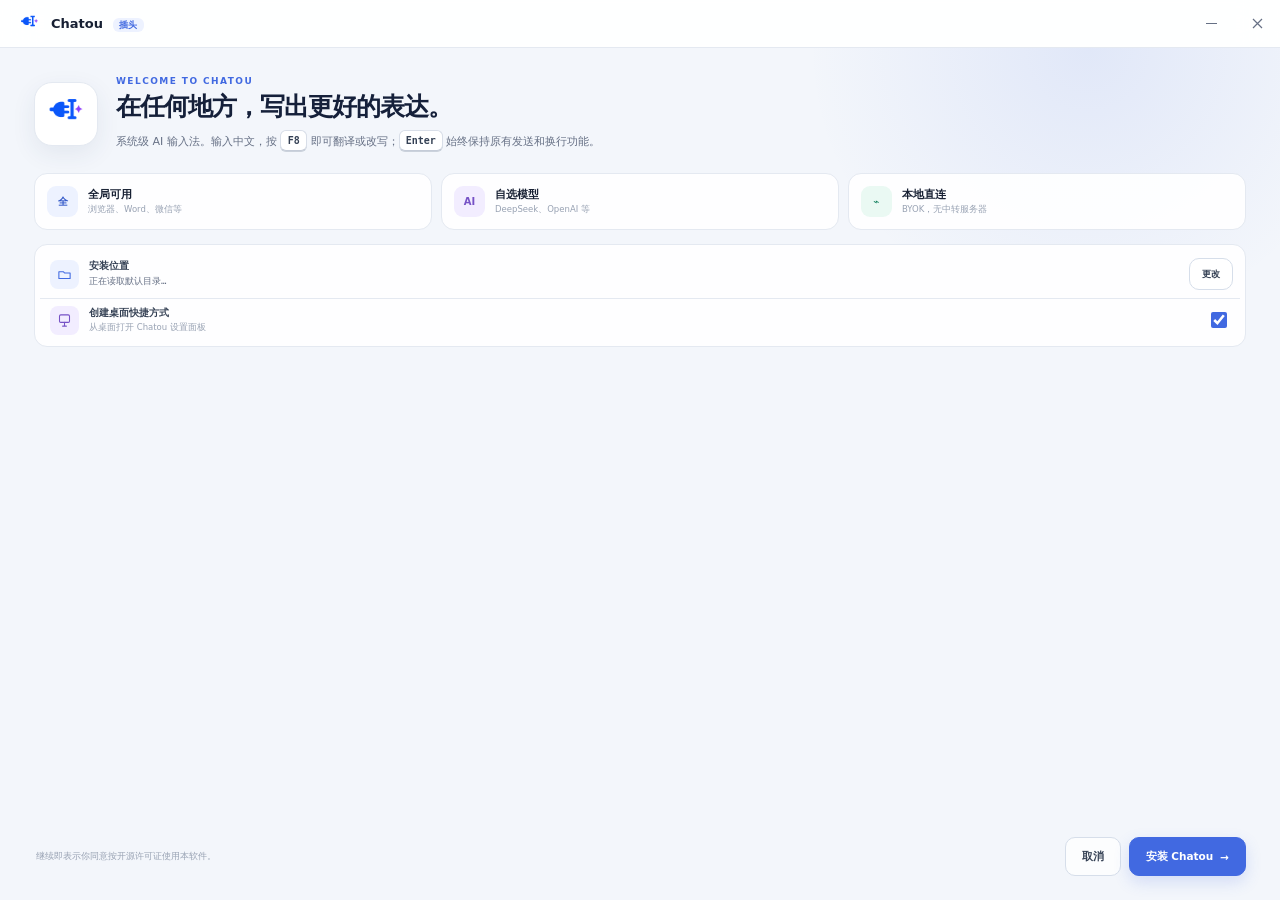
<file: tools/ta-installer/ui/index.html>
<!doctype html>
<html lang="zh-CN">
<head>
<meta charset="utf-8" />
<meta name="viewport" content="width=device-width, initial-scale=1" />
<title>Chatou 安装</title>
<link rel="icon" type="image/png" href="chatou.png" />
<link rel="stylesheet" href="style.css" />
</head>
<body>
<header class="titlebar">
  <div class="title">
    <span class="logo" aria-hidden="true"></span>
    <span class="brand">Chatou <em>插头</em></span>
  </div>
  <div class="window-controls" aria-label="窗口控制">
    <button class="wc" id="wcMin" type="button" aria-label="最小化"><svg width="11" height="1" viewBox="0 0 11 1"><rect width="11" height="1" fill="currentColor"/></svg></button>
    <button class="wc wc-close" id="wcClose" type="button" aria-label="关闭"><svg width="11" height="11" viewBox="0 0 11 11"><path d="M1 1 L10 10 M10 1 L1 10" stroke="currentColor" stroke-width="1.2" fill="none"/></svg></button>
  </div>
</header>

<main>
  <section class="page" id="page-welcome">
    <div class="hero">
      <div class="hero-mark"><img src="chatou.png" alt="" /></div>
      <div class="hero-copy">
        <p class="eyebrow">WELCOME TO CHATOU</p>
        <h1>在任何地方，写出更好的表达。</h1>
        <p class="sub">系统级 AI 输入法。输入中文，按 <kbd>F8</kbd> 即可翻译或改写；<kbd>Enter</kbd> 始终保持原有发送和换行功能。</p>
      </div>
    </div>

    <div class="feature-row">
      <div class="feature"><span class="feature-icon blue">全</span><div><strong>全局可用</strong><small>浏览器、Word、微信等</small></div></div>
      <div class="feature"><span class="feature-icon violet">AI</span><div><strong>自选模型</strong><small>DeepSeek、OpenAI 等</small></div></div>
      <div class="feature"><span class="feature-icon green">⌁</span><div><strong>本地直连</strong><small>BYOK，无中转服务器</small></div></div>
    </div>

    <div class="install-card">
      <div class="install-dir-row">
        <span class="folder-icon" aria-hidden="true"><svg viewBox="0 0 24 24"><path d="M3 7.5h7l2 2h9v9H3z"/></svg></span>
        <div class="install-dir-copy"><span class="install-dir-label">安装位置</span><span class="install-dir-path" id="installDirPath" title="">正在读取默认目录…</span></div>
        <button class="btn ghost btn-tiny" id="btnPickDir" type="button">更改</button>
      </div>
      <label class="desktop-shortcut-row">
        <span class="shortcut-icon" aria-hidden="true"><svg viewBox="0 0 24 24"><rect x="4" y="3" width="16" height="12" rx="2"/><path d="M9 21h6M12 15v6"/></svg></span>
        <span class="shortcut-copy"><strong>创建桌面快捷方式</strong><small>从桌面打开 Chatou 设置面板</small></span>
        <input id="createDesktopShortcut" type="checkbox" checked />
      </label>
    </div>

    <div class="actions">
      <p class="legal-inline">继续即表示你同意按开源许可证使用本软件。</p>
      <button class="btn ghost" id="btnCancel" type="button">取消</button>
      <button class="btn primary" id="btnStart" type="button">安装 Chatou <span>→</span></button>
    </div>
  </section>

  <section class="page centered" id="page-uninstall-welcome" hidden>
    <div class="state-icon danger">×</div>
    <p class="eyebrow">UNINSTALL</p>
    <h1>卸载 Chatou？</h1>
    <p class="sub">默认彻底清除应用、输入法注册、缓存、用户字典与模型配置。</p>
    <label class="uninstall-option">
      <input id="keepUserData" type="checkbox" />
      <span><strong>保留个人数据</strong><small>保留用户字典和模型配置，方便以后重新安装</small></span>
    </label>
    <div class="notice">正在使用的输入法文件将在重启 Windows 后自动删除。</div>
    <div class="actions centered-actions">
      <button class="btn ghost" id="btnUninstCancel" type="button">取消</button>
      <button class="btn danger-btn" id="btnUninstStart" type="button">确认卸载</button>
    </div>
  </section>

  <section class="page centered" id="page-progress" hidden>
    <div class="state-icon progress-icon"><span></span></div>
    <p class="eyebrow">SETTING THINGS UP</p>
    <h1>正在准备 Chatou</h1>
    <p class="sub" id="progressMsg">准备文件…</p>
    <div class="progressbar"><div class="bar" id="bar"></div></div>
    <ul class="log" id="log"></ul>
  </section>

  <section class="page centered" id="page-done" hidden>
    <div class="state-icon success">✓</div>
    <p class="eyebrow">READY TO TYPE</p>
    <h1>安装完成。</h1>
    <p class="sub">下一步填入 API Key。默认支持 DeepSeek，也可以连接 OpenAI、Moonshot、Ollama 等兼容服务。</p>
    <div class="notice"><kbd>Win</kbd> + <kbd>Space</kbd> 切换输入法，输入中文后按 <kbd>F8</kbd>。</div>
    <div class="actions centered-actions">
      <button class="btn ghost" id="btnSkip" type="button">稍后配置</button>
      <button class="btn primary" id="btnOpenModel" type="button">配置模型 <span>→</span></button>
    </div>
  </section>

  <section class="page centered" id="page-done-reboot" hidden>
    <div class="state-icon reboot">↻</div>
    <p class="eyebrow">RESTART REQUIRED</p>
    <h1>安装完成，需要重启。</h1>
    <p class="sub">部分旧文件正在使用中，新版本已排队替换。重启 Windows 后会自动生效。</p>
    <div class="notice" id="rebootNotice">不重启仍可使用旧版，但新功能需要重启后加载。</div>
    <div class="actions centered-actions">
      <button class="btn ghost" id="btnRebootLater" type="button">稍后重启</button>
      <button class="btn primary" id="btnRebootNow" type="button">立即重启</button>
    </div>
  </section>
</main>

<div id="toast" class="toast" hidden></div>
<script src="app.js"></script>
</body>
</html>
</file>
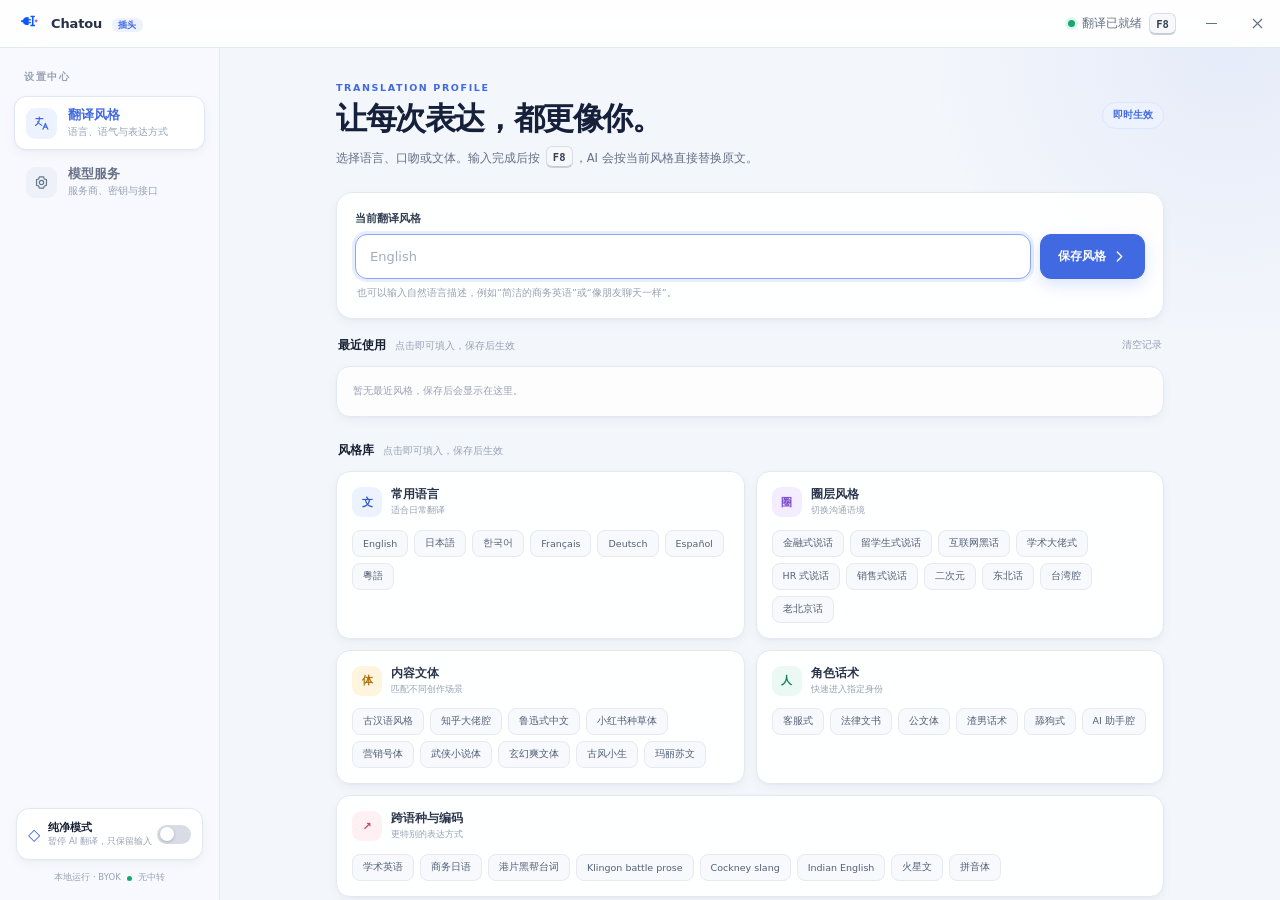
<file: tools/ta-settings/ui/index.html>
<!doctype html>
<html lang="zh-CN">
<head>
<meta charset="utf-8" />
<meta name="viewport" content="width=device-width, initial-scale=1" />
<title>Chatou 插头</title>
<link rel="icon" type="image/png" href="chatou.png" />
<link rel="stylesheet" href="style.css" />
</head>
<body>

<header class="titlebar">
  <div class="title">
    <span class="logo" aria-hidden="true"></span>
    <span class="brand">Chatou <em>插头</em></span>
  </div>
  <div class="titlebar-status" id="runtimeStatus" aria-label="翻译快捷键">
    <span class="status-dot"></span>
    <span id="runtimeStatusText">翻译已就绪</span>
    <kbd>F8</kbd>
  </div>
  <div class="window-controls" aria-label="窗口控制">
    <button class="wc wc-min" id="wcMin" type="button" aria-label="最小化">
      <svg width="11" height="1" viewBox="0 0 11 1"><rect width="11" height="1" fill="currentColor"/></svg>
    </button>
    <button class="wc wc-close" id="wcClose" type="button" aria-label="关闭">
      <svg width="11" height="11" viewBox="0 0 11 11"><path d="M1 1 L10 10 M10 1 L1 10" stroke="currentColor" stroke-width="1.2" fill="none"/></svg>
    </button>
  </div>
</header>

<div class="app-shell">
  <aside class="sidebar">
    <div class="sidebar-heading">设置中心</div>
    <nav class="page-tabs" aria-label="设置页面">
      <button class="page-tab" data-page="lang" type="button">
        <span class="nav-icon" aria-hidden="true">
          <svg viewBox="0 0 24 24"><path d="M4 5h10M9 3v2c0 4.2-2.2 7.7-5.5 9.8M6.5 9.5c1.4 2.1 3.4 3.8 5.8 5M14 20l3.5-8 3.5 8M15.2 17h4.6"/></svg>
        </span>
        <span><strong>翻译风格</strong><small>语言、语气与表达方式</small></span>
      </button>
      <button class="page-tab" data-page="model" type="button">
        <span class="nav-icon" aria-hidden="true">
          <svg viewBox="0 0 24 24"><path d="M9 4h6l1 3 3 1v8l-3 1-1 3H9l-1-3-3-1V8l3-1 1-3Z"/><circle cx="12" cy="12" r="3"/></svg>
        </span>
        <span><strong>模型服务</strong><small>服务商、密钥与接口</small></span>
      </button>
    </nav>

    <div class="sidebar-spacer"></div>

    <section class="mode-card">
      <div class="mode-copy">
        <span class="mode-icon" aria-hidden="true">◇</span>
        <span><strong>纯净模式</strong><small>暂停 AI 翻译，只保留输入</small></span>
      </div>
      <label class="pure-toggle" id="pureToggleWrap" title="开启后只输出原始中文，并停用 F8 翻译">
        <input type="checkbox" id="pureToggle" />
        <span class="pure-toggle-slider" aria-hidden="true"></span>
      </label>
    </section>

    <div class="sidebar-meta">
      <span>本地运行 · BYOK</span>
      <span class="privacy-dot"></span>
      <span>无中转</span>
    </div>
  </aside>

  <main>
    <section class="page" id="page-lang">
      <div class="page-heading">
        <div>
          <p class="eyebrow">TRANSLATION PROFILE</p>
          <h1>让每次表达，都更像你。</h1>
          <p class="sub">选择语言、口吻或文体。输入完成后按 <kbd>F8</kbd>，AI 会按当前风格直接替换原文。</p>
        </div>
        <span class="page-badge">即时生效</span>
      </div>

      <section class="command-card">
        <label for="langInput">当前翻译风格</label>
        <div class="input-wrap">
          <input id="langInput" type="text" placeholder="English" autofocus />
          <button id="langSave" class="btn primary" type="button">
            <span>保存风格</span>
            <svg viewBox="0 0 20 20" aria-hidden="true"><path d="m7 4 6 6-6 6"/></svg>
          </button>
        </div>
        <p class="field-help">也可以输入自然语言描述，例如“简洁的商务英语”或“像朋友聊天一样”。</p>
      </section>

      <section class="recent-section" id="recentSection">
        <div class="section-title recent-title">
          <div><span>最近使用</span><small>点击即可填入，保存后生效</small></div>
          <button id="clearRecent" class="text-button" type="button">清空记录</button>
        </div>
        <div class="recent-card">
          <div class="recent-empty" id="recentEmpty">暂无最近风格，保存后会显示在这里。</div>
          <div class="chips recent-chips" id="recentChips" hidden></div>
        </div>
      </section>

      <div class="section-title">
        <div><span>风格库</span><small>点击即可填入，保存后生效</small></div>
      </div>

      <div class="style-grid">
        <section class="style-card category">
          <div class="style-card-head"><span class="category-icon blue">文</span><div><h3>常用语言</h3><p>适合日常翻译</p></div></div>
          <div class="chips" data-group="lang" data-category="A">
            <button class="chip">English</button>
            <button class="chip">日本語</button>
            <button class="chip">한국어</button>
            <button class="chip">Français</button>
            <button class="chip">Deutsch</button>
            <button class="chip">Español</button>
            <button class="chip">粵語</button>
          </div>
        </section>

        <section class="style-card category">
          <div class="style-card-head"><span class="category-icon violet">圈</span><div><h3>圈层风格</h3><p>切换沟通语境</p></div></div>
          <div class="chips" data-group="clique" data-category="B">
            <button class="chip">金融式说话</button>
            <button class="chip">留学生式说话</button>
            <button class="chip">互联网黑话</button>
            <button class="chip">学术大佬式</button>
            <button class="chip">HR 式说话</button>
            <button class="chip">销售式说话</button>
            <button class="chip">二次元</button>
            <button class="chip">东北话</button>
            <button class="chip">台湾腔</button>
            <button class="chip">老北京话</button>
          </div>
        </section>

        <section class="style-card category">
          <div class="style-card-head"><span class="category-icon amber">体</span><div><h3>内容文体</h3><p>匹配不同创作场景</p></div></div>
          <div class="chips" data-group="medium" data-category="B">
            <button class="chip">古汉语风格</button>
            <button class="chip">知乎大佬腔</button>
            <button class="chip">鲁迅式中文</button>
            <button class="chip">小红书种草体</button>
            <button class="chip">营销号体</button>
            <button class="chip">武侠小说体</button>
            <button class="chip">玄幻爽文体</button>
            <button class="chip">古风小生</button>
            <button class="chip">玛丽苏文</button>
          </div>
        </section>

        <section class="style-card category">
          <div class="style-card-head"><span class="category-icon green">人</span><div><h3>角色话术</h3><p>快速进入指定身份</p></div></div>
          <div class="chips" data-group="persona" data-category="B">
            <button class="chip">客服式</button>
            <button class="chip">法律文书</button>
            <button class="chip">公文体</button>
            <button class="chip">渣男话术</button>
            <button class="chip">舔狗式</button>
            <button class="chip">AI 助手腔</button>
          </div>
        </section>

        <section class="style-card category wide-card">
          <div class="style-card-head"><span class="category-icon rose">↗</span><div><h3>跨语种与编码</h3><p>更特别的表达方式</p></div></div>
          <div class="chips" data-group="cross">
            <button class="chip" data-category="C">学术英语</button>
            <button class="chip" data-category="C">商务日语</button>
            <button class="chip" data-category="C">港片黑帮台词</button>
            <button class="chip" data-category="C">Klingon battle prose</button>
            <button class="chip" data-category="C">Cockney slang</button>
            <button class="chip" data-category="C">Indian English</button>
            <button class="chip" data-category="D">火星文</button>
            <button class="chip" data-category="D">拼音体</button>
          </div>
        </section>
      </div>
    </section>

    <section class="page" id="page-model" hidden>
      <div class="page-heading">
        <div>
          <p class="eyebrow">MODEL CONNECTION</p>
          <h1>连接你的 AI 服务。</h1>
          <p class="sub">请求从本机直达你选择的服务商。API Key 不经过任何中转服务器。</p>
        </div>
        <span class="page-badge secure"><span class="status-dot"></span>本地直连</span>
      </div>

      <section class="settings-card provider-card">
        <div class="card-heading">
          <div><h2>选择服务商</h2><p>使用预设，或连接任意兼容 OpenAI Chat Completions 的接口。</p></div>
        </div>
        <div class="preset-row">
          <button class="preset" data-preset="deepseek" type="button"><span class="provider-mark deepseek">D</span><span>DeepSeek</span></button>
          <button class="preset" data-preset="moonshot" type="button"><span class="provider-mark moonshot">M</span><span>Moonshot</span></button>
          <button class="preset" data-preset="openai" type="button"><span class="provider-mark openai">O</span><span>OpenAI</span></button>
          <button class="preset" data-preset="ollama" type="button"><span class="provider-mark ollama">◎</span><span>Ollama</span></button>
          <button class="preset" data-preset="custom" type="button"><span class="provider-mark custom">+</span><span>自定义</span></button>
        </div>
      </section>

      <section class="settings-card connection-card">
        <div class="card-heading">
          <div><h2>连接信息</h2><p>保存后会重新载入输入法服务，现有个人词典不受影响。</p></div>
          <span class="config-label">BYOK</span>
        </div>

        <form id="modelForm" class="form-grid" onsubmit="return false;">
          <label class="full">
            <span>API Key</span>
            <div class="masked">
              <input id="apiKey" type="password" placeholder="sk-..." autocomplete="off" />
              <button type="button" class="toggle" id="toggleKey" title="显示或隐藏 API Key" aria-label="显示或隐藏 API Key">
                <svg viewBox="0 0 24 24" aria-hidden="true"><path d="M2.5 12s3.5-5 9.5-5 9.5 5 9.5 5-3.5 5-9.5 5-9.5-5-9.5-5Z"/><circle cx="12" cy="12" r="2.5"/></svg>
              </button>
            </div>
            <small class="input-note">密钥仅保存在你的电脑上。</small>
          </label>

          <label class="full">
            <span>Model</span>
            <input id="model" type="text" placeholder="deepseek-chat" />
          </label>

          <label class="half">
            <span>Host</span>
            <input id="host" type="text" placeholder="api.deepseek.com" />
          </label>
          <label class="half">
            <span>Path</span>
            <input id="path" type="text" placeholder="/v1/chat/completions" />
          </label>

          <p class="endpoint-preview" id="endpointPreview"></p>
        </form>
      </section>

      <div class="actions">
        <div class="action-note"><kbd>F8</kbd><span>保存后，在任意输入框中使用</span></div>
        <div class="action-buttons">
          <button class="btn secondary" id="btnCancelModel" type="button">取消</button>
          <button class="btn primary" id="btnSaveModel" type="button">
            <span>保存并应用</span>
            <svg viewBox="0 0 20 20" aria-hidden="true"><path d="m7 4 6 6-6 6"/></svg>
          </button>
        </div>
      </div>
    </section>
  </main>
</div>

<div id="toast" class="toast" hidden></div>

<script src="app.js"></script>
</body>
</html>
</file>
<file: tools/ta-installer/ui/style.css>
:root {
  color-scheme: light;
  --bg: #f3f6fb;
  --surface: #fff;
  --ink: #172033;
  --muted: #667085;
  --muted-2: #98a2b3;
  --line: #e4e9f1;
  --primary: #4169e1;
  --primary-hover: #3157c8;
  --primary-soft: #edf2ff;
  --success: #17a673;
  --danger: #d84a55;
  --font: "Segoe UI Variable", "Segoe UI", "Microsoft YaHei UI", "Microsoft YaHei", system-ui, sans-serif;
  --mono: "Cascadia Code", Consolas, monospace;
}
* { box-sizing: border-box; }
html, body { width: 100%; height: 100%; margin: 0; overflow: hidden; }
body { color: var(--ink); background: var(--bg); font: 14px var(--font); -webkit-font-smoothing: antialiased; user-select: none; }
button { font: inherit; }
[hidden] { display: none !important; }

.titlebar { height: 48px; display: flex; align-items: center; padding-left: 17px; background: rgba(255,255,255,.92); border-bottom: 1px solid var(--line); backdrop-filter: blur(18px); }
.title { display: flex; align-items: center; gap: 9px; }
.logo { width: 25px; height: 25px; background: url("chatou.png") no-repeat center / contain; }
.brand { font-size: 13px; font-weight: 720; }
.brand em { margin-left: 5px; padding: 2px 6px; color: var(--primary); background: var(--primary-soft); border-radius: 6px; font-size: 9px; font-style: normal; font-weight: 700; letter-spacing: .06em; }
.window-controls { height: 48px; display: flex; margin-left: auto; }
.wc { width: 46px; height: 48px; display: grid; place-items: center; padding: 0; color: #667085; background: transparent; border: 0; cursor: pointer; }
.wc:hover { color: var(--ink); background: #edf0f5; }
.wc-close:hover { color: #fff; background: #e5484d; }

main { height: calc(100% - 48px); overflow: hidden; background: radial-gradient(circle at 85% 0,rgba(65,105,225,.10),transparent 280px), var(--bg); }
.page { height: 100%; display: flex; flex-direction: column; padding: 28px 34px 24px; animation: page-in .2s ease-out both; }
.page.centered { align-items: center; justify-content: center; padding-inline: 70px; text-align: center; }
@keyframes page-in { from { opacity: 0; transform: translateY(5px); } to { opacity: 1; transform: none; } }

.hero { display: grid; grid-template-columns: 64px 1fr; gap: 18px; align-items: center; }
.hero-mark { width: 64px; height: 64px; display: grid; place-items: center; background: #fff; border: 1px solid var(--line); border-radius: 18px; box-shadow: 0 8px 24px rgba(43,61,96,.08); }
.hero-mark img { width: 48px; height: 48px; object-fit: contain; }
.eyebrow { margin: 0 0 6px; color: var(--primary); font-size: 9px; font-weight: 750; letter-spacing: .16em; }
h1 { margin: 0; color: #15203a; font-size: 25px; font-weight: 730; letter-spacing: -.04em; line-height: 1.2; }
.sub { max-width: 560px; margin: 8px 0 0; color: var(--muted); font-size: 11px; line-height: 1.65; }
kbd { min-width: 27px; height: 21px; display: inline-flex; align-items: center; justify-content: center; padding: 0 6px; color: #344054; background: #fff; border: 1px solid #d8dee8; border-bottom-color: #c5ccd8; border-radius: 6px; box-shadow: 0 1px 0 #cbd2dc; font: 650 10px var(--mono); vertical-align: 1px; }

.feature-row { display: grid; grid-template-columns: repeat(3,1fr); gap: 9px; margin: 22px 0 14px; }
.feature { display: flex; align-items: center; gap: 10px; padding: 12px; background: rgba(255,255,255,.92); border: 1px solid var(--line); border-radius: 13px; }
.feature-icon { width: 31px; height: 31px; flex: 0 0 auto; display: grid; place-items: center; color: #3157c8; background: #edf2ff; border-radius: 9px; font-size: 10px; font-weight: 750; }
.feature-icon.violet { color: #7652c6; background: #f2edff; }
.feature-icon.green { color: #13805e; background: #eaf9f3; }
.feature > div { min-width: 0; display: flex; flex-direction: column; gap: 2px; }
.feature strong { font-size: 10.5px; font-weight: 700; }
.feature small { overflow: hidden; color: var(--muted-2); font-size: 8.5px; text-overflow: ellipsis; white-space: nowrap; }

.install-card { padding: 5px; background: rgba(255,255,255,.92); border: 1px solid var(--line); border-radius: 13px; }
.install-dir-row { min-width: 0; height: 48px; display: flex; align-items: center; gap: 10px; padding: 0 7px 0 10px; }
.folder-icon { width: 29px; height: 29px; display: grid; place-items: center; color: var(--primary); background: var(--primary-soft); border-radius: 8px; }
.folder-icon svg { width: 15px; height: 15px; fill: none; stroke: currentColor; stroke-linecap: round; stroke-linejoin: round; stroke-width: 1.7; }
.install-dir-copy { min-width: 0; display: flex; flex: 1; flex-direction: column; gap: 2px; }
.install-dir-label { color: #344054; font-size: 9.5px; font-weight: 700; }
.install-dir-path { overflow: hidden; color: var(--muted); font: 9px var(--mono); text-overflow: ellipsis; white-space: nowrap; }
.desktop-shortcut-row { min-width: 0; height: 43px; display: flex; align-items: center; gap: 10px; padding: 0 10px; border-top: 1px solid var(--line); cursor: pointer; }
.shortcut-icon { width: 29px; height: 29px; display: grid; flex: 0 0 auto; place-items: center; color: #7652c6; background: #f2edff; border-radius: 8px; }
.shortcut-icon svg { width: 15px; height: 15px; fill: none; stroke: currentColor; stroke-linecap: round; stroke-linejoin: round; stroke-width: 1.7; }
.shortcut-copy { min-width: 0; display: flex; flex: 1; flex-direction: column; gap: 2px; }
.shortcut-copy strong { color: #344054; font-size: 9.5px; font-weight: 700; }
.shortcut-copy small { color: var(--muted-2); font-size: 8.5px; }
.desktop-shortcut-row input { width: 16px; height: 16px; flex: 0 0 auto; accent-color: var(--primary); cursor: pointer; }

.actions { display: flex; align-items: center; justify-content: flex-end; gap: 8px; margin-top: auto; padding-top: 16px; }
.legal-inline { margin: 0 auto 0 2px; color: var(--muted-2); font-size: 8.5px; }
.btn { height: 39px; display: inline-flex; align-items: center; justify-content: center; gap: 7px; padding: 0 16px; color: #344054; background: #fff; border: 1px solid #d6deea; border-radius: 10px; font-size: 10.5px; font-weight: 680; cursor: pointer; transition: .16s; }
.btn:hover { background: #f8fafc; border-color: #c8d1df; }
.btn:active { transform: translateY(1px); }
.btn:disabled { opacity: .55; cursor: wait; }
.btn.primary { color: #fff; background: var(--primary); border-color: var(--primary); box-shadow: 0 6px 16px rgba(65,105,225,.18); }
.btn.primary:hover { background: var(--primary-hover); border-color: var(--primary-hover); }
.btn.ghost { background: rgba(255,255,255,.75); }
.btn-tiny { height: 32px; padding-inline: 12px; font-size: 9px; }
.btn.danger-btn { color: #fff; background: var(--danger); border-color: var(--danger); }

.state-icon { width: 56px; height: 56px; display: grid; place-items: center; margin-bottom: 16px; color: var(--primary); background: var(--primary-soft); border: 1px solid #dce5ff; border-radius: 18px; font-size: 24px; font-weight: 500; }
.state-icon.success { color: #14815e; background: #eaf9f3; border-color: #d0eee2; }
.state-icon.danger { color: var(--danger); background: #fff0f2; border-color: #f8d9de; }
.state-icon.reboot { color: #a86608; background: #fff5df; border-color: #f6e6c2; }
.progress-icon span { width: 22px; height: 22px; border: 2px solid #cbd8ff; border-top-color: var(--primary); border-radius: 50%; animation: spin .8s linear infinite; }
@keyframes spin { to { transform: rotate(360deg); } }
.centered .sub { max-width: 480px; margin-top: 9px; }
.notice { margin-top: 18px; padding: 10px 14px; color: var(--muted); background: rgba(255,255,255,.75); border: 1px solid var(--line); border-radius: 10px; font-size: 9.5px; }
.notice code { font-family: var(--mono); }
.uninstall-option { width: min(100%,420px); display: flex; align-items: center; gap: 11px; margin-top: 17px; padding: 11px 13px; color: var(--ink); background: rgba(255,255,255,.82); border: 1px solid var(--line); border-radius: 11px; text-align: left; cursor: pointer; }
.uninstall-option input { width: 16px; height: 16px; flex: 0 0 auto; accent-color: var(--primary); }
.uninstall-option span { display: flex; flex-direction: column; gap: 2px; }
.uninstall-option strong { font-size: 10.5px; }
.uninstall-option small { color: var(--muted); font-size: 8.5px; }
.centered-actions { flex: initial; margin-top: 20px; padding: 0; }

.progressbar { width: min(100%,480px); height: 7px; margin-top: 22px; overflow: hidden; background: #e2e8f2; border-radius: 99px; }
.bar { width: 0; height: 100%; background: linear-gradient(90deg,#4169e1,#7692ef); border-radius: inherit; transition: width .28s ease; }
.log { width: min(100%,480px); height: 90px; margin: 13px 0 0; padding: 10px 12px; overflow: auto; color: #7a8699; background: rgba(255,255,255,.68); border: 1px solid var(--line); border-radius: 10px; font: 8.5px/1.7 var(--mono); list-style: none; text-align: left; }
.log li::before { content: "· "; color: var(--primary); }
.log li.done::before { content: "✓ "; color: var(--success); }
.log li.error { color: var(--danger); }

.toast { position: fixed; z-index: 100; left: 50%; bottom: 18px; padding: 9px 13px; color: #fff; background: #263248; border-radius: 9px; box-shadow: 0 16px 36px rgba(35,50,80,.2); font-size: 10px; opacity: 0; transform: translate(-50%,7px); transition: .2s; }
.toast.show { opacity: 1; transform: translate(-50%,0); }
.toast.error { background: #b84048; }

@media (prefers-reduced-motion: reduce) { *,*::before,*::after { animation-duration: .01ms !important; transition-duration: .01ms !important; } }
</file>
<file: tools/ta-settings/ui/style.css>
:root {
  color-scheme: light;
  --bg: #f3f6fb;
  --surface: #fff;
  --soft: #f8faff;
  --ink: #172033;
  --muted: #667085;
  --muted-2: #98a2b3;
  --line: #e4e9f1;
  --line-strong: #d6deea;
  --primary: #4169e1;
  --primary-hover: #3157c8;
  --primary-soft: #edf2ff;
  --success: #17a673;
  --shadow: 0 1px 2px rgba(16,24,40,.03), 0 4px 12px rgba(16,24,40,.04);
  --font: "Segoe UI Variable", "Segoe UI", "Microsoft YaHei UI", "Microsoft YaHei", system-ui, sans-serif;
  --mono: "Cascadia Code", "JetBrains Mono", Consolas, monospace;
}

* { box-sizing: border-box; }
html, body { width: 100%; height: 100%; margin: 0; overflow: hidden; }
body { color: var(--ink); background: var(--bg); font: 14px var(--font); -webkit-font-smoothing: antialiased; user-select: none; }
button, input { font: inherit; }
input { user-select: text; }
[hidden] { display: none !important; }

.titlebar {
  position: relative; z-index: 20; height: 48px; display: flex; align-items: center;
  padding-left: 17px; color: #27324a; background: rgba(255,255,255,.9);
  border-bottom: 1px solid var(--line); backdrop-filter: blur(18px);
}
.title { min-width: 210px; display: flex; align-items: center; gap: 9px; }
.logo { width: 25px; height: 25px; background: url("chatou.png") no-repeat center / contain; }
.brand { font-size: 13px; font-weight: 720; letter-spacing: -.01em; }
.brand em { margin-left: 5px; padding: 2px 6px; color: var(--primary); background: var(--primary-soft); border-radius: 6px; font-size: 9px; font-style: normal; font-weight: 700; letter-spacing: .06em; }
.titlebar-status { display: flex; align-items: center; gap: 7px; margin-left: auto; color: var(--muted); font-size: 11.5px; }
.status-dot, .privacy-dot { width: 7px; height: 7px; border-radius: 50%; background: var(--success); box-shadow: 0 0 0 3px rgba(23,166,115,.12); }
.titlebar-status.paused .status-dot { background: #98a2b3; box-shadow: 0 0 0 3px rgba(152,162,179,.13); }
.titlebar-status.paused kbd { opacity: .55; }
kbd { min-width: 27px; height: 21px; display: inline-flex; align-items: center; justify-content: center; padding: 0 6px; color: #344054; background: #f7f8fa; border: 1px solid #d8dee8; border-bottom-color: #c5ccd8; border-radius: 6px; box-shadow: 0 1px 0 #cbd2dc; font: 650 10.5px var(--mono); }
.window-controls { height: 48px; display: flex; margin-left: 12px; }
.wc { width: 46px; height: 48px; display: grid; place-items: center; padding: 0; color: #667085; background: transparent; border: 0; cursor: pointer; }
.wc:hover { color: var(--ink); background: #edf0f5; }
.wc-close:hover { color: #fff; background: #e5484d; }

.app-shell { height: calc(100% - 48px); display: grid; grid-template-columns: 220px minmax(0, 1fr); }
.sidebar { min-width: 0; display: flex; flex-direction: column; padding: 22px 14px 16px; background: rgba(248,250,255,.86); border-right: 1px solid var(--line); }
.sidebar-heading { margin: 0 10px 12px; color: var(--muted-2); font-size: 10px; font-weight: 700; letter-spacing: .16em; }
.page-tabs { display: flex; flex-direction: column; gap: 5px; }
.page-tab { width: 100%; display: flex; align-items: center; gap: 11px; padding: 10px 11px; color: var(--muted); text-align: left; background: transparent; border: 1px solid transparent; border-radius: 12px; cursor: pointer; transition: .16s; }
.page-tab:hover { color: var(--ink); background: rgba(255,255,255,.72); }
.page-tab.active { color: var(--primary); background: #fff; border-color: #e0e7f5; box-shadow: var(--shadow); }
.page-tab:active { transform: scale(.985); }
.page-tab > span:last-child { min-width: 0; display: flex; flex-direction: column; gap: 2px; }
.page-tab strong { color: currentColor; font-size: 12.5px; font-weight: 680; }
.page-tab small { overflow: hidden; color: var(--muted-2); font-size: 9.5px; text-overflow: ellipsis; white-space: nowrap; }
.nav-icon { width: 31px; height: 31px; flex: 0 0 auto; display: grid; place-items: center; color: #64748b; background: #eef2f8; border-radius: 9px; }
.page-tab.active .nav-icon { color: var(--primary); background: var(--primary-soft); }
.nav-icon svg { width: 17px; height: 17px; fill: none; stroke: currentColor; stroke-linecap: round; stroke-linejoin: round; stroke-width: 1.7; }
.sidebar-spacer { flex: 1; min-height: 28px; }
.mode-card { display: flex; align-items: center; justify-content: space-between; gap: 10px; margin: 0 2px 12px; padding: 11px; background: #fff; border: 1px solid var(--line); border-radius: 13px; box-shadow: var(--shadow); }
.mode-copy { min-width: 0; display: flex; align-items: center; gap: 8px; }
.mode-copy > span:last-child { display: flex; flex-direction: column; gap: 1px; }
.mode-copy strong { font-size: 11px; font-weight: 680; }
.mode-copy small { color: var(--muted-2); font-size: 8.5px; white-space: nowrap; }
.mode-icon { color: var(--primary); font-size: 16px; }
.pure-toggle { flex: 0 0 auto; cursor: pointer; }
.pure-toggle input { position: absolute; opacity: 0; pointer-events: none; }
.pure-toggle-slider { position: relative; width: 34px; height: 19px; display: block; background: #d7dce5; border-radius: 99px; transition: .18s; }
.pure-toggle-slider::after { content: ""; position: absolute; top: 2.5px; left: 2.5px; width: 14px; height: 14px; background: #fff; border-radius: 50%; box-shadow: 0 1px 3px rgba(16,24,40,.22); transition: .18s; }
.pure-toggle input:checked + .pure-toggle-slider { background: var(--primary); }
.pure-toggle input:checked + .pure-toggle-slider::after { transform: translateX(15px); }
.sidebar-meta { display: flex; align-items: center; justify-content: center; gap: 6px; color: var(--muted-2); font-size: 8.5px; }
.privacy-dot { width: 5px; height: 5px; box-shadow: none; }

main { min-width: 0; overflow-x: hidden; overflow-y: auto; background: radial-gradient(circle at 95% 0, rgba(65,105,225,.075), transparent 300px), var(--bg); scrollbar-width: thin; scrollbar-color: #cdd5e2 transparent; }
main::-webkit-scrollbar { width: 8px; }
main::-webkit-scrollbar-thumb { background: #cdd5e2; border: 2px solid transparent; border-radius: 99px; background-clip: content-box; }
main.pure-locked .page { opacity: .42 !important; filter: saturate(.45); pointer-events: none; animation: none !important; }
.page { width: min(100%, 900px); min-height: 100%; margin: 0 auto; padding: 34px 36px 40px; animation: page-in .2s ease-out both; }
@keyframes page-in { from { opacity: 0; transform: translateY(5px); } to { opacity: 1; transform: none; } }
.page-heading { display: flex; align-items: flex-start; justify-content: space-between; gap: 24px; margin-bottom: 24px; }
.eyebrow { margin: 0 0 7px; color: var(--primary); font-size: 9.5px; font-weight: 750; letter-spacing: .17em; }
h1 { margin: 0; color: #15203a; font-size: clamp(24px,3.2vw,31px); font-weight: 720; letter-spacing: -.045em; line-height: 1.2; }
.sub { max-width: 590px; margin: 9px 0 0; color: var(--muted); font-size: 11.5px; line-height: 1.7; }
.sub kbd { margin: 0 2px; vertical-align: 1px; }
.page-badge { flex: 0 0 auto; margin-top: 20px; padding: 6px 10px; color: var(--primary); background: var(--primary-soft); border: 1px solid #dce5ff; border-radius: 99px; font-size: 9.5px; font-weight: 650; }
.page-badge.secure { display: flex; align-items: center; gap: 7px; color: #117a57; background: #ecf9f4; border-color: #d2f0e4; }
.page-badge .status-dot { width: 6px; height: 6px; box-shadow: none; }

.command-card, .settings-card, .style-card { background: rgba(255,255,255,.96); border: 1px solid var(--line); box-shadow: var(--shadow); }
.command-card { padding: 18px; border-radius: 16px; }
.command-card > label { display: block; margin-bottom: 8px; color: #344054; font-size: 11px; font-weight: 650; }
.input-wrap { display: flex; gap: 9px; }
.input-wrap input, .form-grid input { width: 100%; min-width: 0; color: var(--ink); background: #fbfcfe; border: 1px solid var(--line-strong); outline: none; transition: .16s; }
.input-wrap input { height: 45px; padding: 0 14px; border-radius: 12px; font-size: 13px; }
.input-wrap input:focus, .form-grid input:focus { background: #fff; border-color: #8ba6f5; box-shadow: 0 0 0 3px rgba(65,105,225,.12); }
input::placeholder { color: #a3acba; }
.field-help, .input-note { color: var(--muted-2); font-size: 9.5px; }
.field-help { margin: 8px 2px 0; }
.btn { height: 42px; display: inline-flex; align-items: center; justify-content: center; gap: 6px; padding: 0 17px; color: #344054; background: #fff; border: 1px solid var(--line-strong); border-radius: 11px; font-size: 11.5px; font-weight: 680; cursor: pointer; transition: .16s; }
.btn:hover { background: #f8fafc; border-color: #c8d1df; }
.btn:active { transform: translateY(1px); }
.btn:disabled { opacity: .5; cursor: wait; }
.btn.primary { color: #fff; background: var(--primary); border-color: var(--primary); box-shadow: 0 6px 16px rgba(65,105,225,.18); }
.btn.primary:hover { background: var(--primary-hover); border-color: var(--primary-hover); box-shadow: 0 8px 20px rgba(65,105,225,.24); }
.btn svg { width: 15px; height: 15px; fill: none; stroke: currentColor; stroke-linecap: round; stroke-linejoin: round; stroke-width: 1.8; }
.input-wrap .btn { height: 45px; flex: 0 0 auto; }
.section-title { display: flex; align-items: flex-end; justify-content: space-between; margin: 25px 2px 12px; }
.section-title > div { display: flex; align-items: baseline; gap: 9px; }
.section-title span { font-size: 12px; font-weight: 700; }
.section-title small { color: var(--muted-2); font-size: 9.5px; }
.recent-title { margin-top: 18px; }
.recent-card { padding: 13px 15px; background: rgba(255,255,255,.82); border: 1px solid var(--line); border-radius: 14px; box-shadow: var(--shadow); }
.recent-chips { min-height: 27px; }
.recent-empty { padding: 5px 1px; color: var(--muted-2); font-size: 9.5px; }
.recent-chip { position: relative; padding-right: 26px; background: var(--primary-soft); border-color: #d8e2ff; }
.recent-chip::after { content: "↺"; position: absolute; right: 9px; color: #8ca0d8; font-size: 10px; }
.text-button { padding: 2px 0; color: var(--muted-2); background: transparent; border: 0; font-size: 9.5px; cursor: pointer; }
.text-button:hover { color: #b84048; }

.style-grid { display: grid; grid-template-columns: repeat(2,minmax(0,1fr)); gap: 11px; }
.style-card { padding: 15px; border-radius: 14px; }
.wide-card { grid-column: 1 / -1; }
.style-card-head { display: flex; align-items: center; gap: 9px; margin-bottom: 12px; }
.category-icon { width: 30px; height: 30px; display: grid; place-items: center; color: #3157c8; background: #edf2ff; border-radius: 9px; font-size: 11px; font-weight: 720; }
.category-icon.violet { color: #7c4dcc; background: #f3edff; }
.category-icon.amber { color: #ad6d08; background: #fff5df; }
.category-icon.green { color: #12805d; background: #eaf9f3; }
.category-icon.rose { color: #c34b6c; background: #fff0f4; }
.style-card h3, .card-heading h2 { margin: 0; color: #29344a; font-size: 11.5px; font-weight: 700; }
.style-card-head p, .card-heading p { margin: 2px 0 0; color: var(--muted-2); font-size: 9px; line-height: 1.5; }
.chips { display: flex; flex-wrap: wrap; gap: 6px; }
.chip { height: 27px; padding: 0 10px; color: #526078; background: #f7f9fc; border: 1px solid #e5eaf1; border-radius: 8px; font-size: 9.5px; cursor: pointer; transition: .14s; }
.chip:hover { color: var(--primary); background: var(--primary-soft); border-color: #d8e2ff; }
.chip:active { transform: scale(.97); }
.chip.active { color: #fff; background: var(--primary); border-color: var(--primary); }
.chip:disabled { opacity: .5; cursor: default; }

.settings-card { padding: 18px; border-radius: 16px; }
.settings-card + .settings-card { margin-top: 12px; }
.card-heading { display: flex; align-items: flex-start; justify-content: space-between; gap: 20px; margin-bottom: 14px; }
.config-label { padding: 4px 7px; color: #667085; background: #f5f7fa; border: 1px solid var(--line); border-radius: 6px; font: 650 8.5px var(--mono); }
.preset-row { display: grid; grid-template-columns: repeat(5,minmax(0,1fr)); gap: 7px; }
.preset { position: relative; min-width: 0; height: 58px; display: flex; flex-direction: column; align-items: center; justify-content: center; gap: 5px; color: #5f6c80; background: #f9fafc; border: 1px solid var(--line); border-radius: 11px; font-size: 9px; cursor: pointer; transition: .16s; }
.preset:hover { color: var(--primary); background: #f0f5ff; border-color: #cfdafd; }
.preset:active { transform: scale(.98); }
.preset.active { color: var(--primary); background: var(--primary-soft); border-color: #afc2fa; }
.preset.current::after { content: ""; position: absolute; top: 7px; right: 7px; width: 5px; height: 5px; background: var(--success); border: 2px solid #fff; border-radius: 50%; }
.provider-mark { width: 23px; height: 23px; display: grid; place-items: center; color: #fff; background: #4f6fde; border-radius: 7px; font-size: 10px; font-weight: 750; }
.provider-mark.moonshot { background: #7057c7; }
.provider-mark.openai { background: #27364b; }
.provider-mark.ollama { background: #1f8c71; }
.provider-mark.custom { color: #68758a; background: #e9edf3; }

.form-grid { display: grid; grid-template-columns: repeat(2,minmax(0,1fr)); gap: 13px; }
.form-grid label { min-width: 0; display: flex; flex-direction: column; gap: 6px; }
.form-grid label.full { grid-column: 1 / -1; }
.form-grid label.half { grid-column: span 1; }
.form-grid label > span { color: #475467; font-size: 9.5px; font-weight: 700; letter-spacing: .04em; text-transform: uppercase; }
.form-grid input { height: 39px; padding: 0 12px; border-radius: 10px; font: 10.5px var(--mono); }
.masked { position: relative; }
.masked input { padding-right: 42px; }
.masked .toggle { position: absolute; top: 4px; right: 5px; width: 31px; height: 31px; display: grid; place-items: center; padding: 0; color: #7c8799; background: transparent; border: 0; border-radius: 8px; cursor: pointer; }
.masked .toggle:hover { color: var(--primary); background: var(--primary-soft); }
.masked .toggle svg { width: 16px; height: 16px; fill: none; stroke: currentColor; stroke-linecap: round; stroke-linejoin: round; stroke-width: 1.6; }
.input-note { margin-left: 2px; }
.endpoint-preview { grid-column: 1 / -1; min-height: 33px; display: flex; align-items: center; margin: 0; padding: 0 11px; overflow: hidden; color: #667085; background: #f6f8fb; border: 1px solid #e9edf3; border-radius: 9px; font: 9.5px var(--mono); text-overflow: ellipsis; white-space: nowrap; }
.endpoint-preview::before { content: "ENDPOINT"; margin-right: 10px; color: #98a2b3; font-size: 8px; font-weight: 700; letter-spacing: .08em; }
.endpoint-preview.empty { display: none; }
.actions { position: sticky; bottom: 0; display: flex; justify-content: flex-end; gap: 8px; margin: 12px -4px -8px; padding: 13px 4px 8px; background: linear-gradient(180deg,rgba(243,246,251,0),var(--bg) 30%); }

.toast { position: fixed; z-index: 100; left: 50%; bottom: 22px; max-width: min(420px,calc(100% - 32px)); display: flex; align-items: center; padding: 10px 14px; color: #fff; background: #263248; border: 1px solid rgba(255,255,255,.12); border-radius: 10px; box-shadow: 0 18px 45px rgba(35,50,80,.18); font-size: 10.5px; opacity: 0; transform: translate(-50%,8px); transition: .2s; }
.toast.show { opacity: 1; transform: translate(-50%,0); }
.toast.error { background: #b84048; }
.toast-action { color: inherit; }

@media (max-width: 760px) {
  .app-shell { grid-template-columns: 176px minmax(0,1fr); }
  .title { min-width: 170px; }
  .titlebar-status > span:not(.status-dot) { display: none; }
  .sidebar { padding-inline: 10px; }
  .page { padding: 28px 22px 34px; }
  .style-grid { grid-template-columns: 1fr; }
  .wide-card { grid-column: auto; }
  .preset-row { grid-template-columns: repeat(3,minmax(0,1fr)); }
}
@media (max-height: 620px) {
  .page { padding-top: 24px; }
  .page-heading { margin-bottom: 18px; }
  .sidebar { padding-top: 16px; }
}
@media (prefers-reduced-motion: reduce) {
  *, *::before, *::after { animation-duration: .01ms !important; transition-duration: .01ms !important; }
}
</file>
